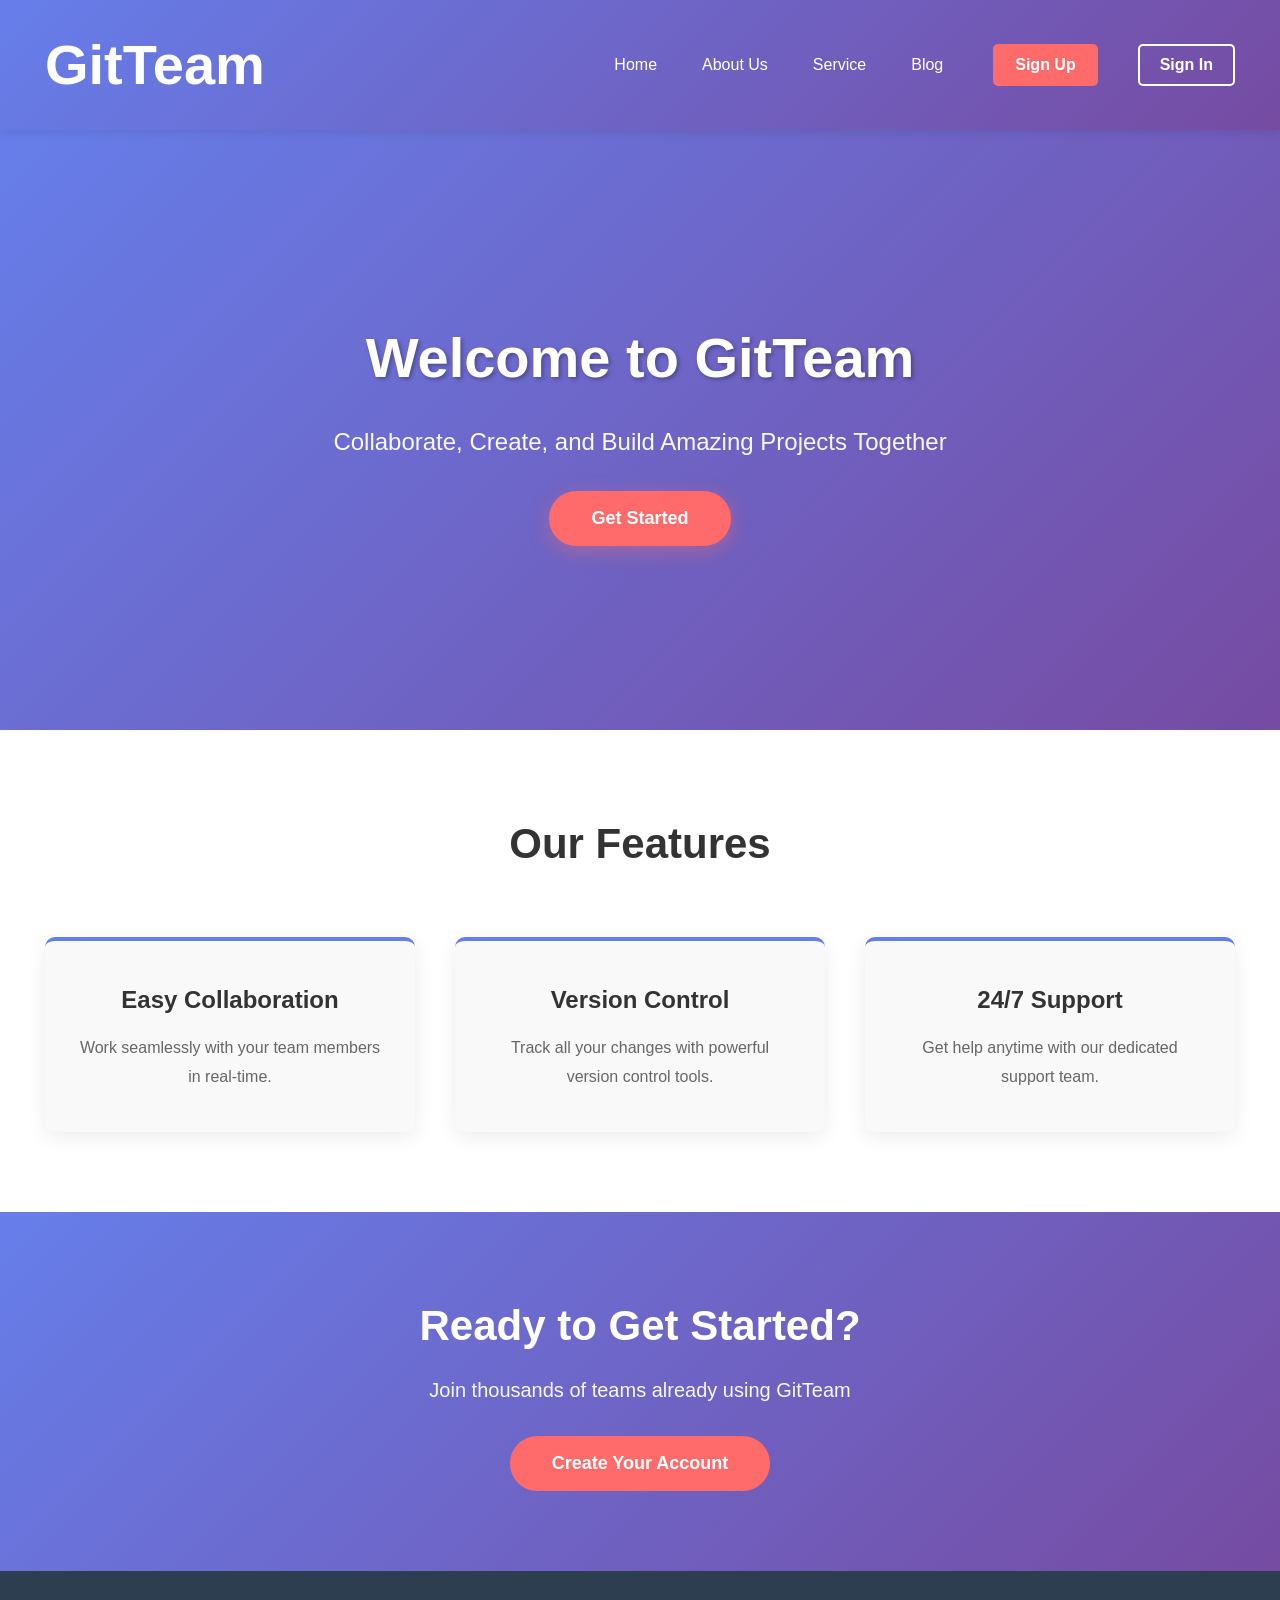
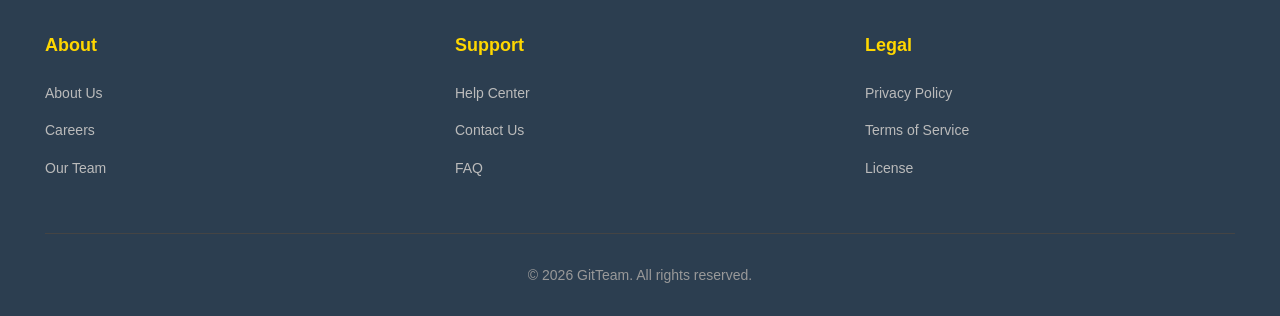
<file: index.html>
<!DOCTYPE html>
<html lang="en">
<head>
    <meta charset="UTF-8">
    <meta name="viewport" content="width=device-width, initial-scale=1.0">
    <title>Welcome - Home</title>
    <link rel="stylesheet" href="/style.css">
</head>
<body>
    <!-- Header -->
    <header>
        <div class="logo">
            <a href="/index.html"><h1>GitTeam</h1></a>
        </div>

        <nav>
            <ul>
                <li><a href="/index.html">Home</a></li>
                <li><a href="/about.html">About Us</a></li>
                <li><a href="/service.html">Service</a></li>
                <li><a href="/Blog.html">Blog</a></li>
            </ul>

            <button class="btn sign-up">Sign Up</button>
            <button class="btn sign-in">Sign In</button>
        </nav>
    </header>

    <!-- Hero Section -->
    <section class="hero">
        <div class="hero-content">
            <h1>Welcome to GitTeam</h1>
            <p>Collaborate, Create, and Build Amazing Projects Together</p>
            <button class="btn hero-btn">Get Started</button>
        </div>
    </section>

    <!-- Features Section -->
    <section class="features">
        <h2>Our Features</h2>
        <div class="features-grid">
            <div class="feature-card">
                <h3>Easy Collaboration</h3>
                <p>Work seamlessly with your team members in real-time.</p>
            </div>
            <div class="feature-card">
                <h3>Version Control</h3>
                <p>Track all your changes with powerful version control tools.</p>
            </div>
            <div class="feature-card">
                <h3>24/7 Support</h3>
                <p>Get help anytime with our dedicated support team.</p>
            </div>
        </div>
    </section>

    <!-- Call to Action -->
    <section class="cta">
        <h2>Ready to Get Started?</h2>
        <p>Join thousands of teams already using GitTeam</p>
        <button class="btn cta-btn">Create Your Account</button>
    </section>

    <!-- Footer -->
    <footer>
        <div class="footer-content">
            <div class="footer-section">
                <h4>About</h4>
                <ul>
                    <li><a href="#about">About Us</a></li>
                    <li><a href="#careers">Careers</a></li>
                    <li><a href="#team">Our Team</a></li>
                </ul>
            </div>
            <div class="footer-section">
                <h4>Support</h4>
                <ul>
                    <li><a href="#help">Help Center</a></li>
                    <li><a href="#contact">Contact Us</a></li>
                    <li><a href="#faq">FAQ</a></li>
                </ul>
            </div>
            <div class="footer-section">
                <h4>Legal</h4>
                <ul>
                    <li><a href="#privacy">Privacy Policy</a></li>
                    <li><a href="#terms">Terms of Service</a></li>
                    <li><a href="#license">License</a></li>
                </ul>
            </div>
        </div>
        <div class="footer-bottom">
            <p>&copy; 2026 GitTeam. All rights reserved.</p>
        </div>
    </footer>
</body>
</html>
</file>
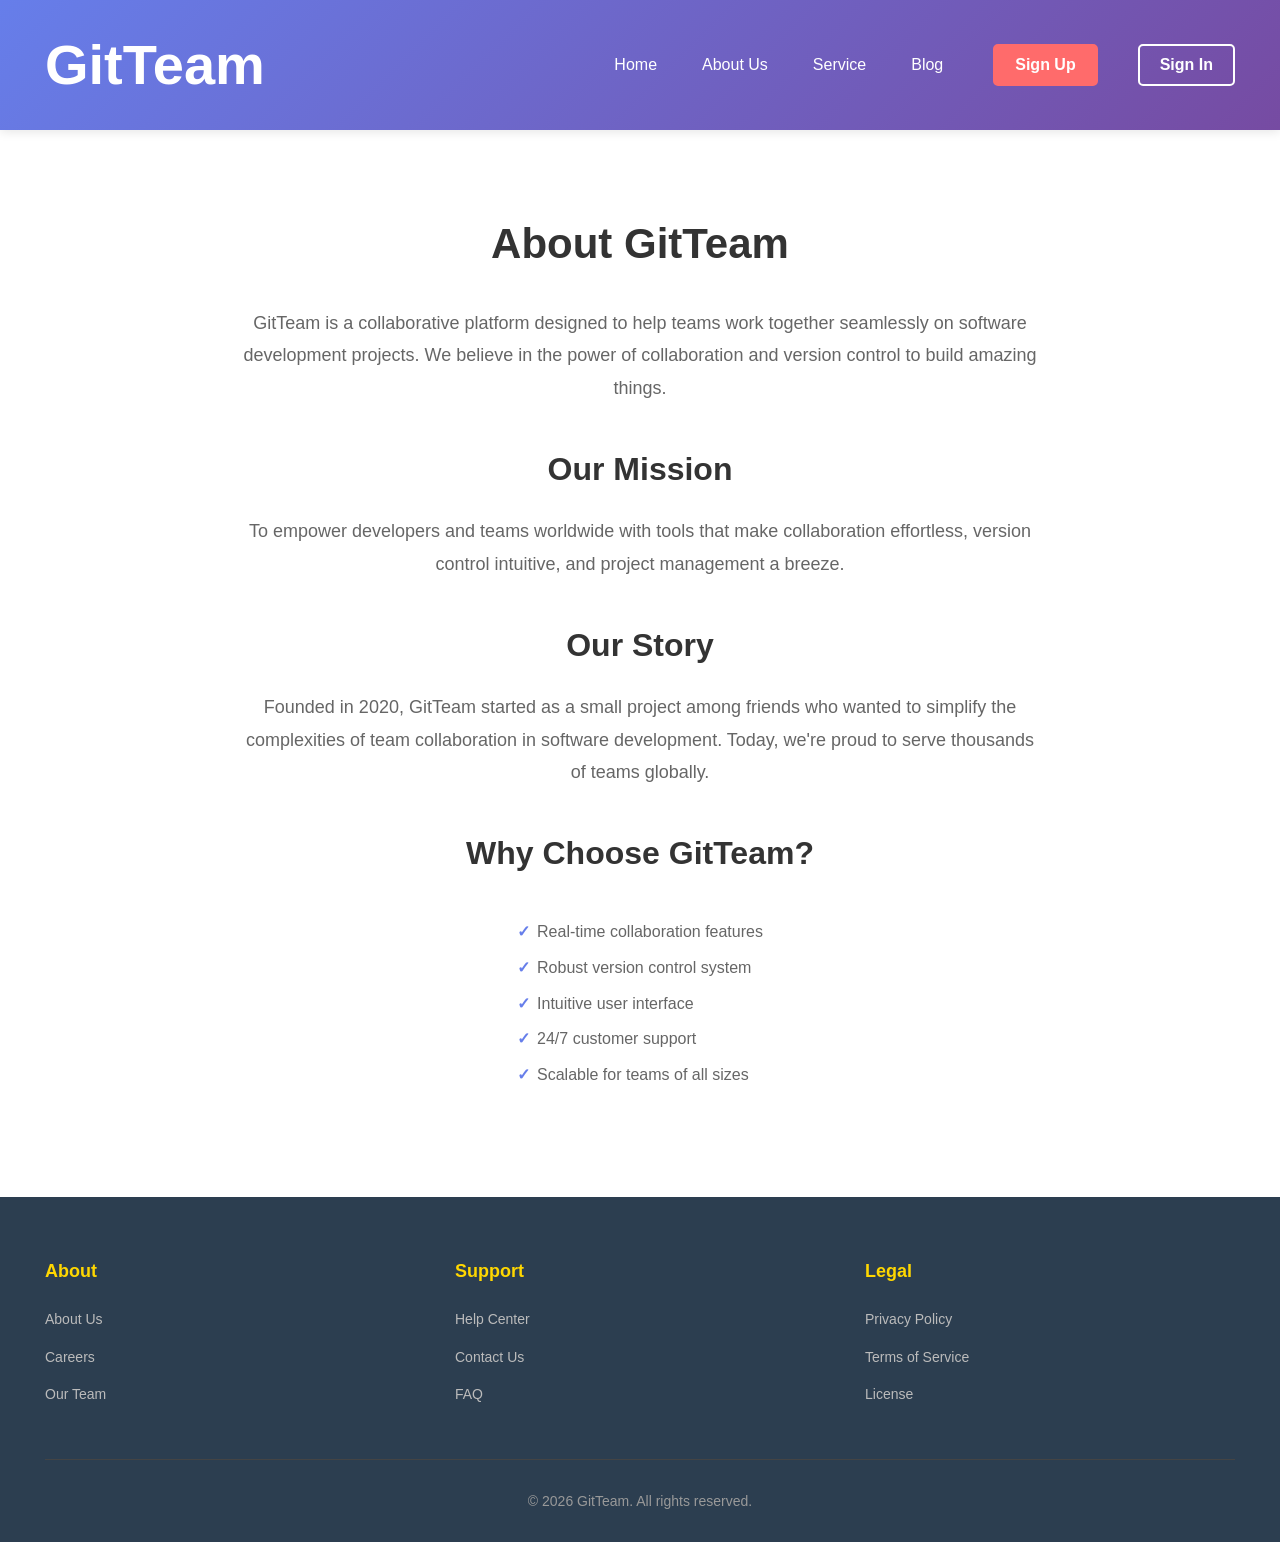
<file: about.html>
<!DOCTYPE html>
<html lang="en">
<head>
    <meta charset="UTF-8">
    <meta name="viewport" content="width=device-width, initial-scale=1.0">
    <title>About Us - GitTeam</title>
    <link rel="stylesheet" href="/style.css">
</head>
<body>
    <!-- Header -->
    <header>
        <div class="logo">
            <a href="/index.html"><h1>GitTeam</h1></a>
        </div>

        <nav>
            <ul>
                <li><a href="/index.html">Home</a></li>
                <li><a href="/about.html">About Us</a></li>
                <li><a href="/service.html">Service</a></li>
                <li><a href="/Blog.html">Blog</a></li>
            </ul>

            <button class="btn sign-up">Sign Up</button>
            <button class="btn sign-in">Sign In</button>
        </nav>
    </header>

    <!-- About Section -->
    <section class="about">
        <div class="about-content">
            <h1>About GitTeam</h1>
            <p>GitTeam is a collaborative platform designed to help teams work together seamlessly on software development projects. We believe in the power of collaboration and version control to build amazing things.</p>
            
            <h2>Our Mission</h2>
            <p>To empower developers and teams worldwide with tools that make collaboration effortless, version control intuitive, and project management a breeze.</p>
            
            <h2>Our Story</h2>
            <p>Founded in 2020, GitTeam started as a small project among friends who wanted to simplify the complexities of team collaboration in software development. Today, we're proud to serve thousands of teams globally.</p>
            
            <h2>Why Choose GitTeam?</h2>
            <ul>
                <li>Real-time collaboration features</li>
                <li>Robust version control system</li>
                <li>Intuitive user interface</li>
                <li>24/7 customer support</li>
                <li>Scalable for teams of all sizes</li>
            </ul>
        </div>
    </section>

    <!-- Footer -->
    <footer>
        <div class="footer-content">
            <div class="footer-section">
                <h4>About</h4>
                <ul>
                    <li><a href="#about">About Us</a></li>
                    <li><a href="#careers">Careers</a></li>
                    <li><a href="#team">Our Team</a></li>
                </ul>
            </div>
            <div class="footer-section">
                <h4>Support</h4>
                <ul>
                    <li><a href="#help">Help Center</a></li>
                    <li><a href="#contact">Contact Us</a></li>
                    <li><a href="#faq">FAQ</a></li>
                </ul>
            </div>
            <div class="footer-section">
                <h4>Legal</h4>
                <ul>
                    <li><a href="#privacy">Privacy Policy</a></li>
                    <li><a href="#terms">Terms of Service</a></li>
                    <li><a href="#license">License</a></li>
                </ul>
            </div>
        </div>
        <div class="footer-bottom">
            <p>&copy; 2026 GitTeam. All rights reserved.</p>
        </div>
    </footer>
</body>
</html>
</file>
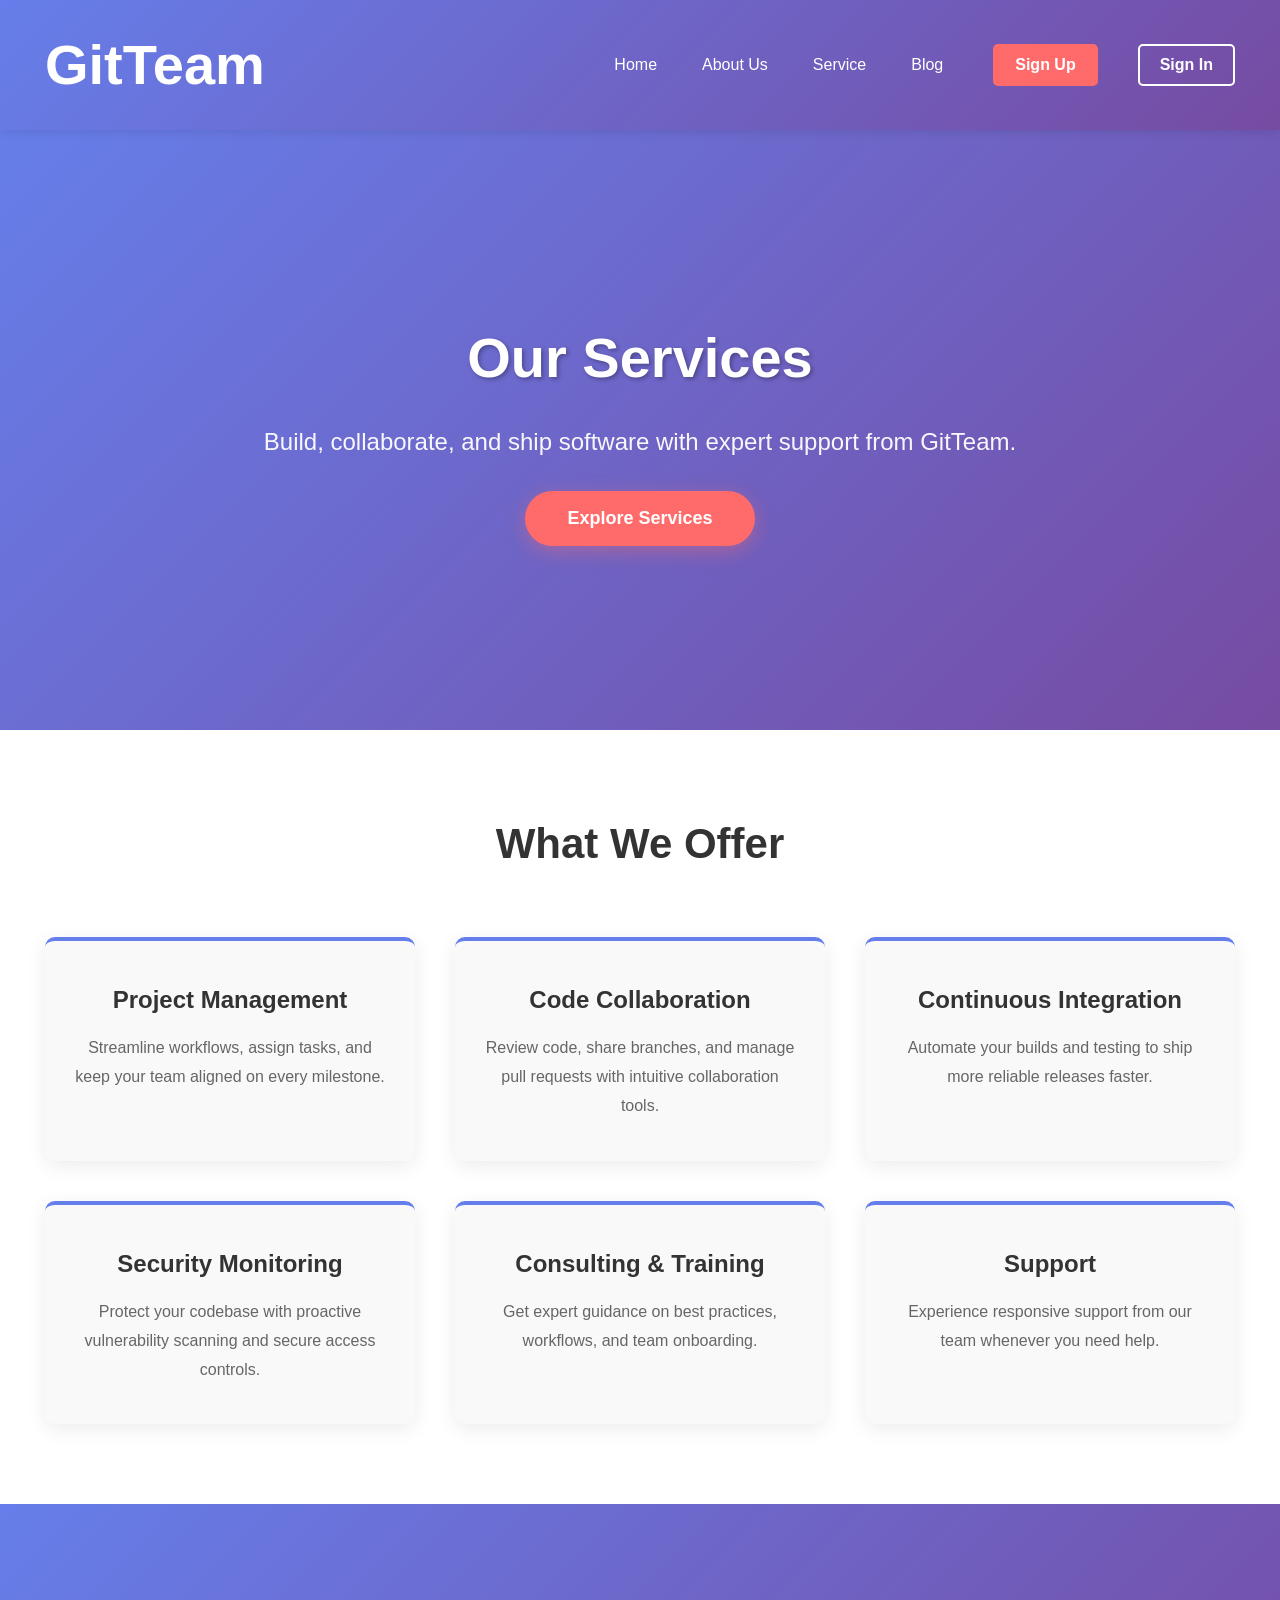
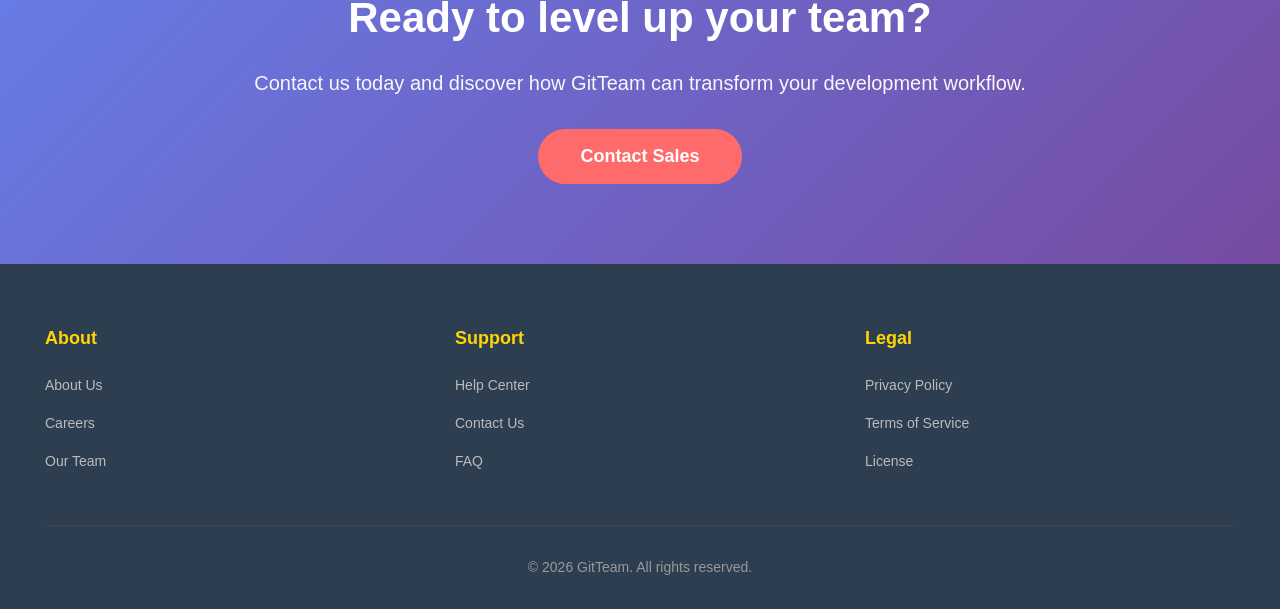
<file: service.html>
<!DOCTYPE html>
<html lang="en">
<head>
    <meta charset="UTF-8">
    <meta name="viewport" content="width=device-width, initial-scale=1.0">
    <title>Service - GitTeam</title>
    <link rel="stylesheet" href="/style.css">
</head>
<body>
    <!-- Header -->
    <header>
        <div class="logo">
            <a href="/index.html"><h1>GitTeam</h1></a>
        </div>

        <nav>
            <ul>
                <li><a href="/index.html">Home</a></li>
                <li><a href="/about.html">About Us</a></li>
                <li><a href="/service.html">Service</a></li>
                <li><a href="/Blog.html">Blog</a></li>
            </ul>

            <button class="btn sign-up">Sign Up</button>
            <button class="btn sign-in">Sign In</button>
        </nav>
    </header>

    <!-- Service Hero Section -->
    <section class="hero">
        <div class="hero-content">
            <h1>Our Services</h1>
            <p>Build, collaborate, and ship software with expert support from GitTeam.</p>
            <button class="btn hero-btn">Explore Services</button>
        </div>
    </section>

    <!-- Service Details -->
    <section class="features">
        <h2>What We Offer</h2>
        <div class="features-grid">
            <div class="feature-card">
                <h3>Project Management</h3>
                <p>Streamline workflows, assign tasks, and keep your team aligned on every milestone.</p>
            </div>
            <div class="feature-card">
                <h3>Code Collaboration</h3>
                <p>Review code, share branches, and manage pull requests with intuitive collaboration tools.</p>
            </div>
            <div class="feature-card">
                <h3>Continuous Integration</h3>
                <p>Automate your builds and testing to ship more reliable releases faster.</p>
            </div>
            <div class="feature-card">
                <h3>Security Monitoring</h3>
                <p>Protect your codebase with proactive vulnerability scanning and secure access controls.</p>
            </div>
            <div class="feature-card">
                <h3>Consulting & Training</h3>
                <p>Get expert guidance on best practices, workflows, and team onboarding.</p>
            </div>
            <div class="feature-card">
                <h3>Support</h3>
                <p>Experience responsive support from our team whenever you need help.</p>
            </div>
        </div>
    </section>

    <!-- Call to Action -->
    <section class="cta">
        <h2>Ready to level up your team?</h2>
        <p>Contact us today and discover how GitTeam can transform your development workflow.</p>
        <button class="btn cta-btn">Contact Sales</button>
    </section>

    <!-- Footer -->
    <footer>
        <div class="footer-content">
            <div class="footer-section">
                <h4>About</h4>
                <ul>
                    <li><a href="#about">About Us</a></li>
                    <li><a href="#careers">Careers</a></li>
                    <li><a href="#team">Our Team</a></li>
                </ul>
            </div>
            <div class="footer-section">
                <h4>Support</h4>
                <ul>
                    <li><a href="#help">Help Center</a></li>
                    <li><a href="#contact">Contact Us</a></li>
                    <li><a href="#faq">FAQ</a></li>
                </ul>
            </div>
            <div class="footer-section">
                <h4>Legal</h4>
                <ul>
                    <li><a href="#privacy">Privacy Policy</a></li>
                    <li><a href="#terms">Terms of Service</a></li>
                    <li><a href="#license">License</a></li>
                </ul>
            </div>
        </div>
        <div class="footer-bottom">
            <p>&copy; 2026 GitTeam. All rights reserved.</p>
        </div>
    </footer>
</body>
</html>
</file>
<file: style.css>
* {
    margin: 0;
    padding: 0;
    box-sizing: border-box;
}

body {
    font-family: 'Segoe UI', Tahoma, Geneva, Verdana, sans-serif;
    line-height: 1.6;
    color: #333;
    background-color: #f4f4f4;
}

/* ===== Header & Navigation ===== */
header {
    display: flex;
    justify-content: space-between;
    align-items: center;
    padding: 20px 45px;
    background: linear-gradient(135deg, #667eea 0%, #764ba2 100%);
    box-shadow: 0 2px 10px rgba(0, 0, 0, 0.1);
    position: sticky;
    top: 0;
    z-index: 100;
}

.logo a {
    text-decoration: none;
    color: white;
    font-size: 28px;
    font-weight: 700;
    transition: 0.3s ease;
}

.logo a:hover {
    color: #ffd700;
}

nav {
    display: flex;
    align-items: center;
    gap: 30px;
}

nav ul {
    display: flex;
    list-style: none;
    gap: 5px;
}

nav ul li a {
    text-decoration: none;
    color: white;
    font-size: 16px;
    font-weight: 500;
    padding: 10px 20px;
    border-radius: 5px;
    transition: all 0.3s ease;
}

nav ul li a:hover {
    background-color: rgba(255, 255, 255, 0.2);
    color: #ffd700;
}

.btn {
    outline: 0;
    border: 2px solid white;
    background-color: transparent;
    color: white;
    font-size: 16px;
    font-weight: 600;
    padding: 10px 20px;
    border-radius: 5px;
    cursor: pointer;
    transition: all 0.3s ease;
}

.btn.sign-up {
    background-color: #ff6b6b;
    border-color: #ff6b6b;
    margin-right: 10px;
}

.btn.sign-up:hover {
    background-color: #ff5252;
    transform: translateY(-2px);
    box-shadow: 0 5px 15px rgba(255, 107, 107, 0.4);
}

.btn.sign-in {
    background-color: transparent;
    border-color: white;
    color: white;
}

.btn.sign-in:hover {
    background-color: white;
    color: #667eea;
    transform: translateY(-2px);
}

/* ===== Hero Section ===== */
.hero {
    min-height: 600px;
    background: linear-gradient(135deg, #667eea 0%, #764ba2 100%);
    display: flex;
    align-items: center;
    justify-content: center;
    text-align: center;
    color: white;
    padding: 40px 20px;
}

.hero-content h1 {
    font-size: 56px;
    margin-bottom: 20px;
    font-weight: 700;
    text-shadow: 2px 2px 4px rgba(0, 0, 0, 0.3);
}

.hero-content p {
    font-size: 24px;
    margin-bottom: 30px;
    opacity: 0.95;
}

.btn.hero-btn {
    background-color: #ff6b6b;
    border-color: #ff6b6b;
    color: white;
    font-size: 18px;
    padding: 15px 40px;
    border-radius: 50px;
    box-shadow: 0 5px 20px rgba(255, 107, 107, 0.4);
}

.btn.hero-btn:hover {
    background-color: #ff5252;
    transform: scale(1.05);
    box-shadow: 0 8px 25px rgba(255, 107, 107, 0.6);
}

/* ===== Features Section ===== */
.features {
    padding: 80px 45px;
    background-color: white;
    text-align: center;
}

.features h2 {
    font-size: 42px;
    margin-bottom: 60px;
    color: #333;
    font-weight: 700;
}

.features-grid {
    display: grid;
    grid-template-columns: repeat(auto-fit, minmax(280px, 1fr));
    gap: 40px;
    max-width: 1200px;
    margin: 0 auto;
}

.feature-card {
    padding: 40px 30px;
    background-color: #f9f9f9;
    border-radius: 10px;
    box-shadow: 0 5px 20px rgba(0, 0, 0, 0.08);
    transition: all 0.3s ease;
    border-top: 4px solid #667eea;
}

.feature-card:hover {
    transform: translateY(-10px);
    box-shadow: 0 15px 40px rgba(0, 0, 0, 0.15);
}

.feature-card h3 {
    font-size: 24px;
    margin-bottom: 15px;
    color: #333;
    font-weight: 600;
}

.feature-card p {
    font-size: 16px;
    color: #666;
    line-height: 1.8;
}

/* ===== About Section ===== */
.about {
    padding: 80px 45px;
    background-color: white;
    text-align: center;
}

.about-content {
    max-width: 800px;
    margin: 0 auto;
}

.about-content h1 {
    font-size: 42px;
    margin-bottom: 30px;
    color: #333;
    font-weight: 700;
}

.about-content p {
    font-size: 18px;
    color: #666;
    line-height: 1.8;
    margin-bottom: 30px;
}

.about-content h2 {
    font-size: 32px;
    margin: 40px 0 20px;
    color: #333;
    font-weight: 600;
}

.about-content ul {
    list-style: none;
    text-align: left;
    display: inline-block;
    margin: 20px 0;
}

.about-content ul li {
    font-size: 16px;
    color: #666;
    margin-bottom: 10px;
    padding-left: 20px;
    position: relative;
}

.about-content ul li:before {
    content: "✓";
    color: #667eea;
    font-weight: bold;
    position: absolute;
    left: 0;
}

/* ===== Call to Action Section ===== */
.cta {
    padding: 80px 45px;
    background: linear-gradient(135deg, #667eea 0%, #764ba2 100%);
    color: white;
    text-align: center;
}

.cta h2 {
    font-size: 42px;
    margin-bottom: 15px;
    font-weight: 700;
}

.cta p {
    font-size: 20px;
    margin-bottom: 30px;
    opacity: 0.95;
}

.btn.cta-btn {
    background-color: #ff6b6b;
    border-color: #ff6b6b;
    color: white;
    font-size: 18px;
    padding: 15px 40px;
    border-radius: 50px;
}

.btn.cta-btn:hover {
    background-color: #ff5252;
    transform: scale(1.05);
    box-shadow: 0 8px 25px rgba(255, 107, 107, 0.6);
}

/* ===== Footer ===== */
footer {
    background-color: #2c3e50;
    color: white;
    padding: 60px 45px 30px;
}

.footer-content {
    display: grid;
    grid-template-columns: repeat(auto-fit, minmax(200px, 1fr));
    gap: 40px;
    max-width: 1200px;
    margin: 0 auto;
    margin-bottom: 40px;
}

.footer-section h4 {
    font-size: 18px;
    margin-bottom: 20px;
    font-weight: 600;
    color: #ffd700;
}

.footer-section ul {
    list-style: none;
}

.footer-section ul li {
    margin-bottom: 12px;
}

.footer-section ul li a {
    color: #bbb;
    text-decoration: none;
    transition: all 0.3s ease;
    font-size: 14px;
}

.footer-section ul li a:hover {
    color: #ffd700;
    transform: translateX(5px);
}

.footer-bottom {
    text-align: center;
    padding-top: 30px;
    border-top: 1px solid #444;
    color: #999;
    font-size: 14px;
}

/* ===== Responsive Design ===== */
@media (max-width: 768px) {
    header {
        flex-direction: column;
        padding: 20px;
        gap: 20px;
    }

    nav {
        flex-direction: column;
        width: 100%;
        gap: 15px;
    }

    nav ul {
        flex-wrap: wrap;
        justify-content: center;
    }

    .hero-content h1 {
        font-size: 36px;
    }

    .hero-content p {
        font-size: 18px;
    }

    .features h2,
    .cta h2 {
        font-size: 32px;
    }

    .features,
    .cta,
    .about {
        padding: 50px 20px;
    }

    .features-grid {
        grid-template-columns: 1fr;
        gap: 20px;
    }

    .about-content h1 {
        font-size: 32px;
    }

    .about-content h2 {
        font-size: 24px;
    }
}
</file>
